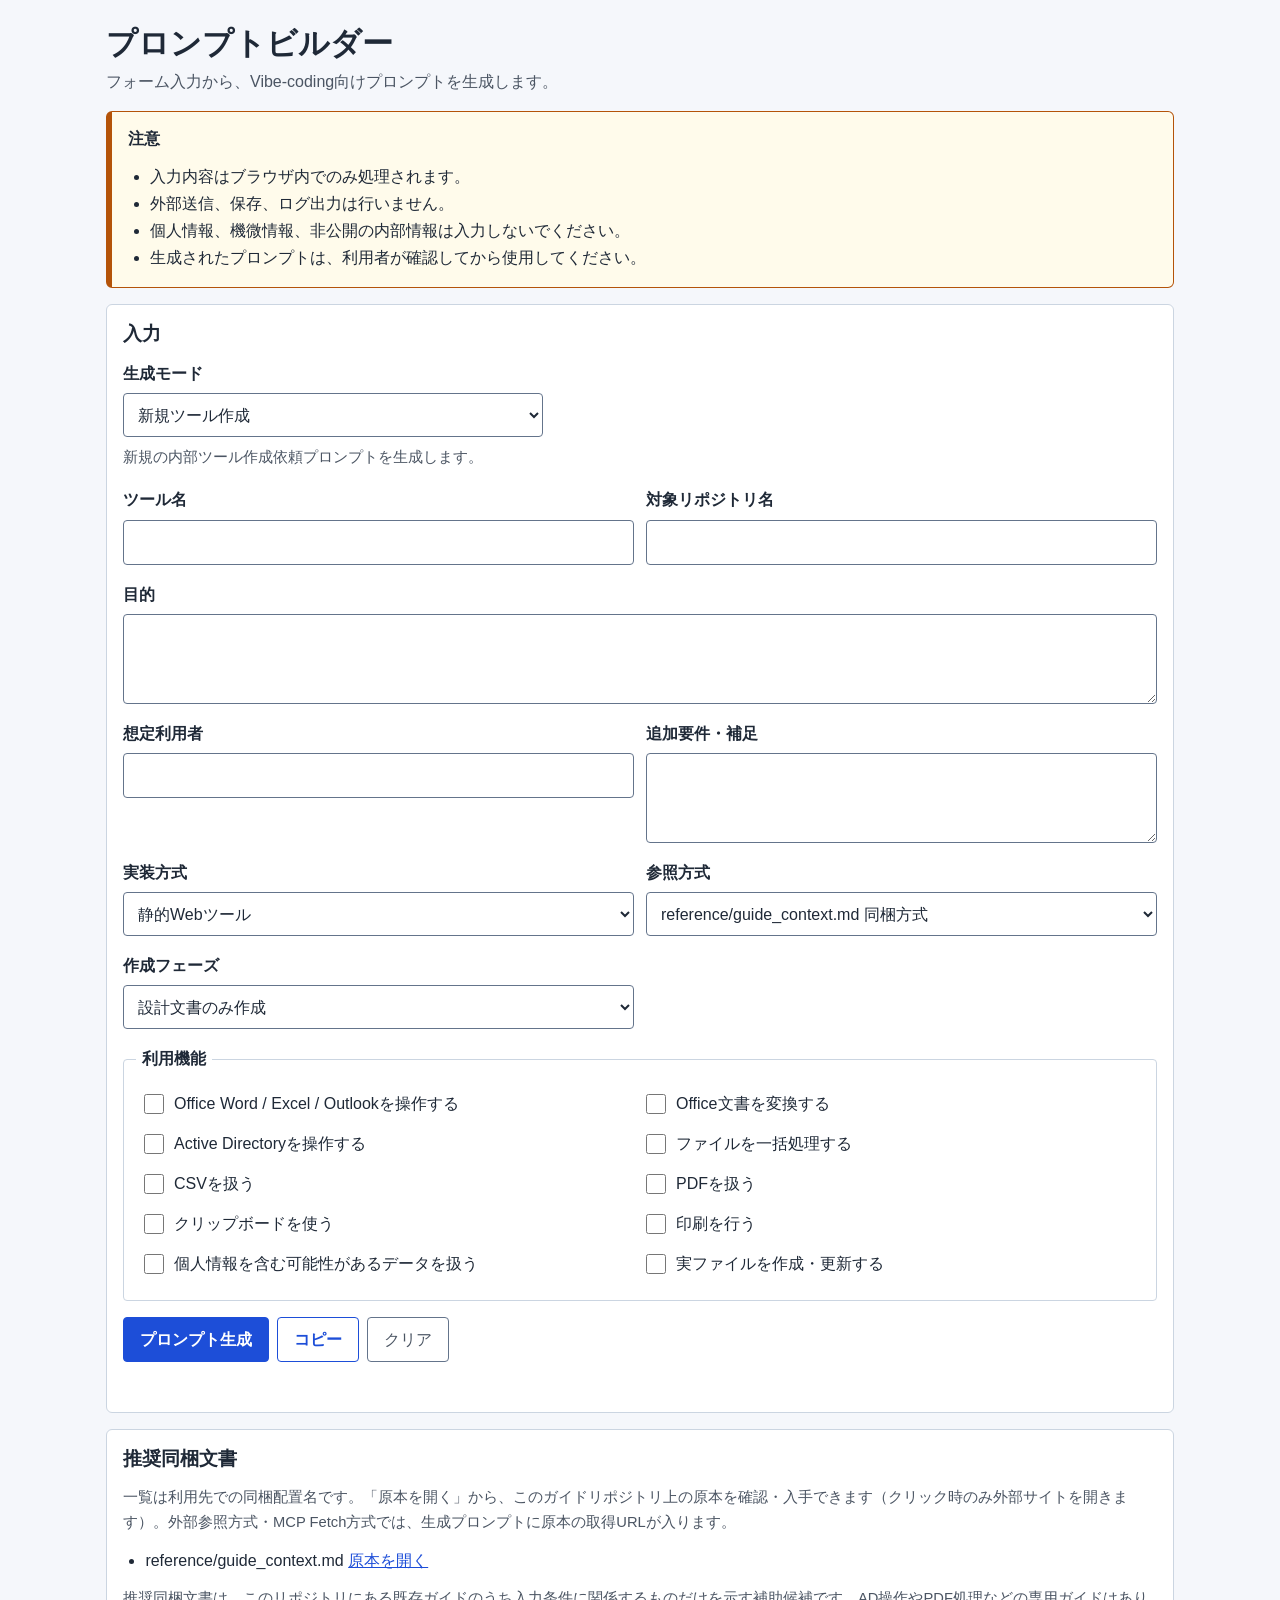
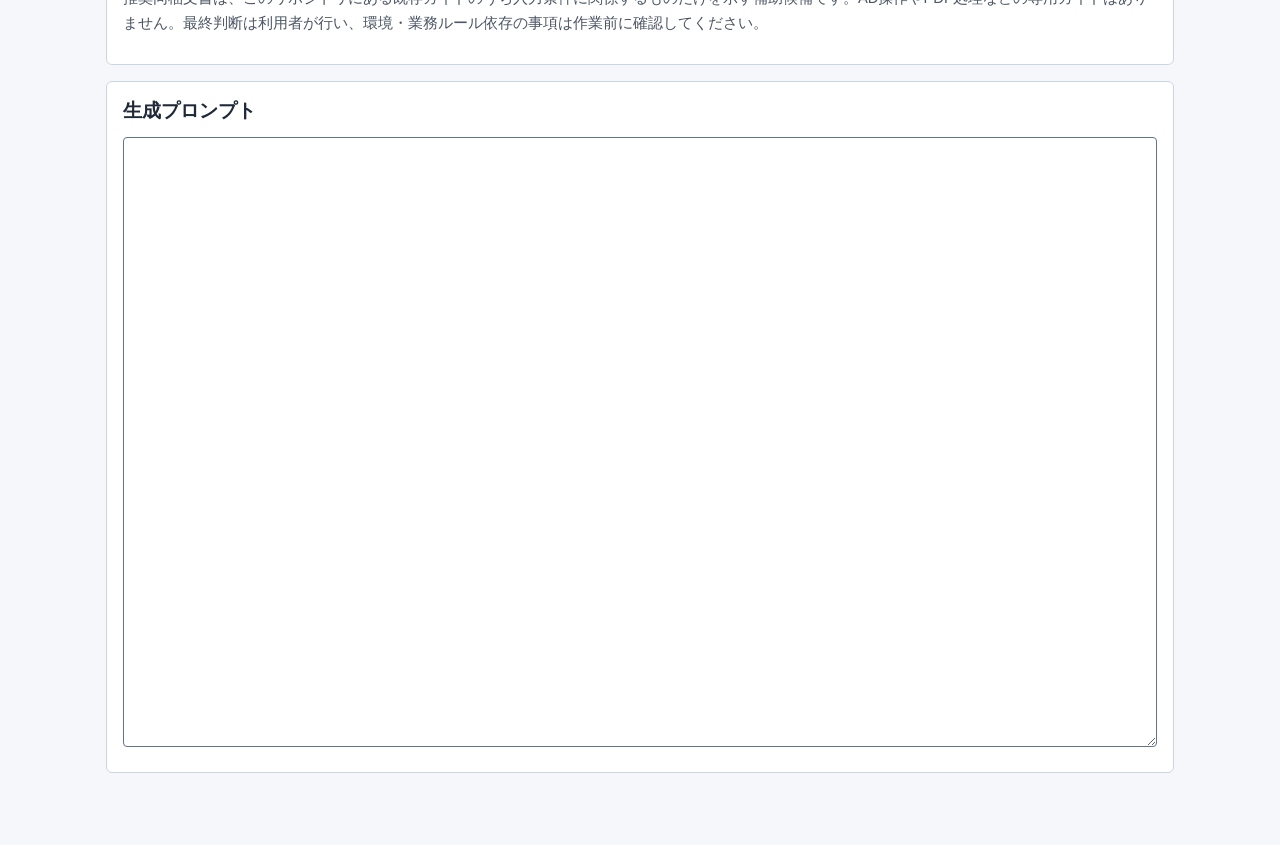
<file: tools/prompt-builder/index.html>
<!doctype html>
<html lang="ja">
<head>
  <meta charset="UTF-8">
  <meta name="viewport" content="width=device-width, initial-scale=1.0">
  <title>プロンプトビルダー | lg_toolkit_guide</title>
  <link rel="icon" href="../favicon.svg" type="image/svg+xml">
  <link rel="stylesheet" href="style.css">
</head>
<body>
<main class="container">
  <h1>プロンプトビルダー</h1>
  <p class="lead">フォーム入力から、Vibe-coding向けプロンプトを生成します。</p>

  <section class="card caution">
    <h2>注意</h2>
    <ul>
      <li>入力内容はブラウザ内でのみ処理されます。</li>
      <li>外部送信、保存、ログ出力は行いません。</li>
      <li>個人情報、機微情報、非公開の内部情報は入力しないでください。</li>
      <li>生成されたプロンプトは、利用者が確認してから使用してください。</li>
    </ul>
  </section>

  <section class="card">
    <h2>入力</h2>

    <label class="mode-select">生成モード
      <select id="mode">
        <option value="newTool">新規ツール作成</option>
        <option value="thirdPartyReview">第三者AIレビュー</option>
        <option value="changeRequest">変更申請作成</option>
        <option value="decisionLog">判断ログ作成</option>
      </select>
    </label>

    <p id="modeDescription" class="note mode-description"></p>

    <div id="newToolFields" class="mode-panel">
      <div class="grid">
        <label>ツール名<input id="toolName" type="text"></label>
        <label>対象リポジトリ名<input id="repoName" type="text"></label>
        <label class="wide">目的<textarea id="purpose" rows="3"></textarea></label>
        <label>想定利用者<input id="users" type="text"></label>
        <label>追加要件・補足<textarea id="extra" rows="3"></textarea></label>

        <label>実装方式
          <select id="impl">
            <option>静的Webツール</option><option>PowerShellスクリプト</option><option>C# Console</option>
            <option>C# WinForms</option><option>C# WPF</option><option>未定</option>
          </select>
        </label>
        <label>参照方式
          <select id="refMode">
            <option>reference/guide_context.md 同梱方式</option><option>GitHub Pages / raw 参照方式</option>
            <option>MCP Fetch利用</option><option>未定</option>
          </select>
        </label>
        <label>作成フェーズ
          <select id="phase">
            <option>設計文書のみ作成</option><option>設計文書と実装を作成</option><option>既存ツールをレビュー</option>
            <option>リリース前文書を整備</option><option>既存ツールをガイド準拠に補完</option>
          </select>
        </label>
      </div>

      <fieldset>
        <legend>利用機能</legend>
        <div class="checks" id="features"></div>
      </fieldset>
    </div>

    <div id="thirdPartyReviewFields" class="mode-panel hidden">
      <p class="note">第三者AIレビューは毎回使うものではなく、判断に迷ったときに使う任意工程です。</p>
      <div class="grid">
        <label class="wide">ユーザーの目的<textarea id="reviewPurpose" rows="3"></textarea></label>
        <label class="wide">ユーザーの制約<textarea id="reviewConstraints" rows="3"></textarea></label>
        <label>優先順位<input id="reviewPriority" type="text"></label>
        <label>開発フェーズ<input id="reviewPhase" type="text"></label>
        <label class="wide">実装AIの提案<textarea id="reviewProposal" rows="5"></textarea></label>
        <label class="wide">ユーザーが迷っている点<textarea id="reviewConcern" rows="3"></textarea></label>
        <label class="wide">追加で見てほしい観点<textarea id="reviewExtra" rows="3"></textarea></label>
      </div>

      <fieldset>
        <legend>審査観点</legend>
        <div class="checks" id="reviewCriteria"></div>
      </fieldset>
    </div>

    <div id="changeRequestFields" class="mode-panel hidden">
      <div class="grid">
        <label class="wide">当初方針<textarea id="changeOriginalPolicy" rows="4"></textarea></label>
        <label class="wide">変更対象<textarea id="changeTarget" rows="3"></textarea></label>
        <label class="wide">実装AIに求めること<textarea id="changeRequestToAi" rows="4"></textarea></label>
        <label class="wide">ユーザー判断が必要な範囲<textarea id="changeUserDecision" rows="3"></textarea></label>
        <label class="wide">補足<textarea id="changeSupplement" rows="3"></textarea></label>
      </div>
    </div>

    <div id="decisionLogFields" class="mode-panel hidden">
      <div class="grid">
        <label class="wide">論点<textarea id="logIssue" rows="3"></textarea></label>
        <label class="wide">当初方針<textarea id="logOriginalPolicy" rows="3"></textarea></label>
        <label class="wide">実装AIの提案<textarea id="logProposal" rows="4"></textarea></label>
        <label>第三者レビューの判定<input id="logReviewDecision" type="text"></label>
        <label>最終判断<input id="logFinalDecision" type="text"></label>
        <label class="wide">理由<textarea id="logReason" rows="3"></textarea></label>
        <label class="wide">実装AIへの指示<textarea id="logInstruction" rows="3"></textarea></label>
        <label class="wide">後続課題<textarea id="logFollowUp" rows="3"></textarea></label>
      </div>
    </div>

    <div class="buttons">
      <button id="generateBtn" type="button">プロンプト生成</button>
      <button id="copyBtn" type="button" class="secondary">コピー</button>
      <button id="clearBtn" type="button" class="subtle">クリア</button>
    </div>
    <p id="status" class="status" aria-live="polite"></p>
  </section>

  <section id="recommendSection" class="card">
    <h2>推奨同梱文書</h2>
    <p class="note">一覧は利用先での同梱配置名です。「原本を開く」から、このガイドリポジトリ上の原本を確認・入手できます（クリック時のみ外部サイトを開きます）。外部参照方式・MCP Fetch方式では、生成プロンプトに原本の取得URLが入ります。</p>
    <ul id="recommended"></ul>
    <p class="note">推奨同梱文書は、このリポジトリにある既存ガイドのうち入力条件に関係するものだけを示す補助候補です。AD操作やPDF処理などの専用ガイドはありません。最終判断は利用者が行い、環境・業務ルール依存の事項は作業前に確認してください。</p>
  </section>

  <section class="card">
    <h2>生成プロンプト</h2>
    <textarea id="output" rows="26"></textarea>
  </section>
</main>
<script src="app.js"></script>
</body>
</html>
</file>
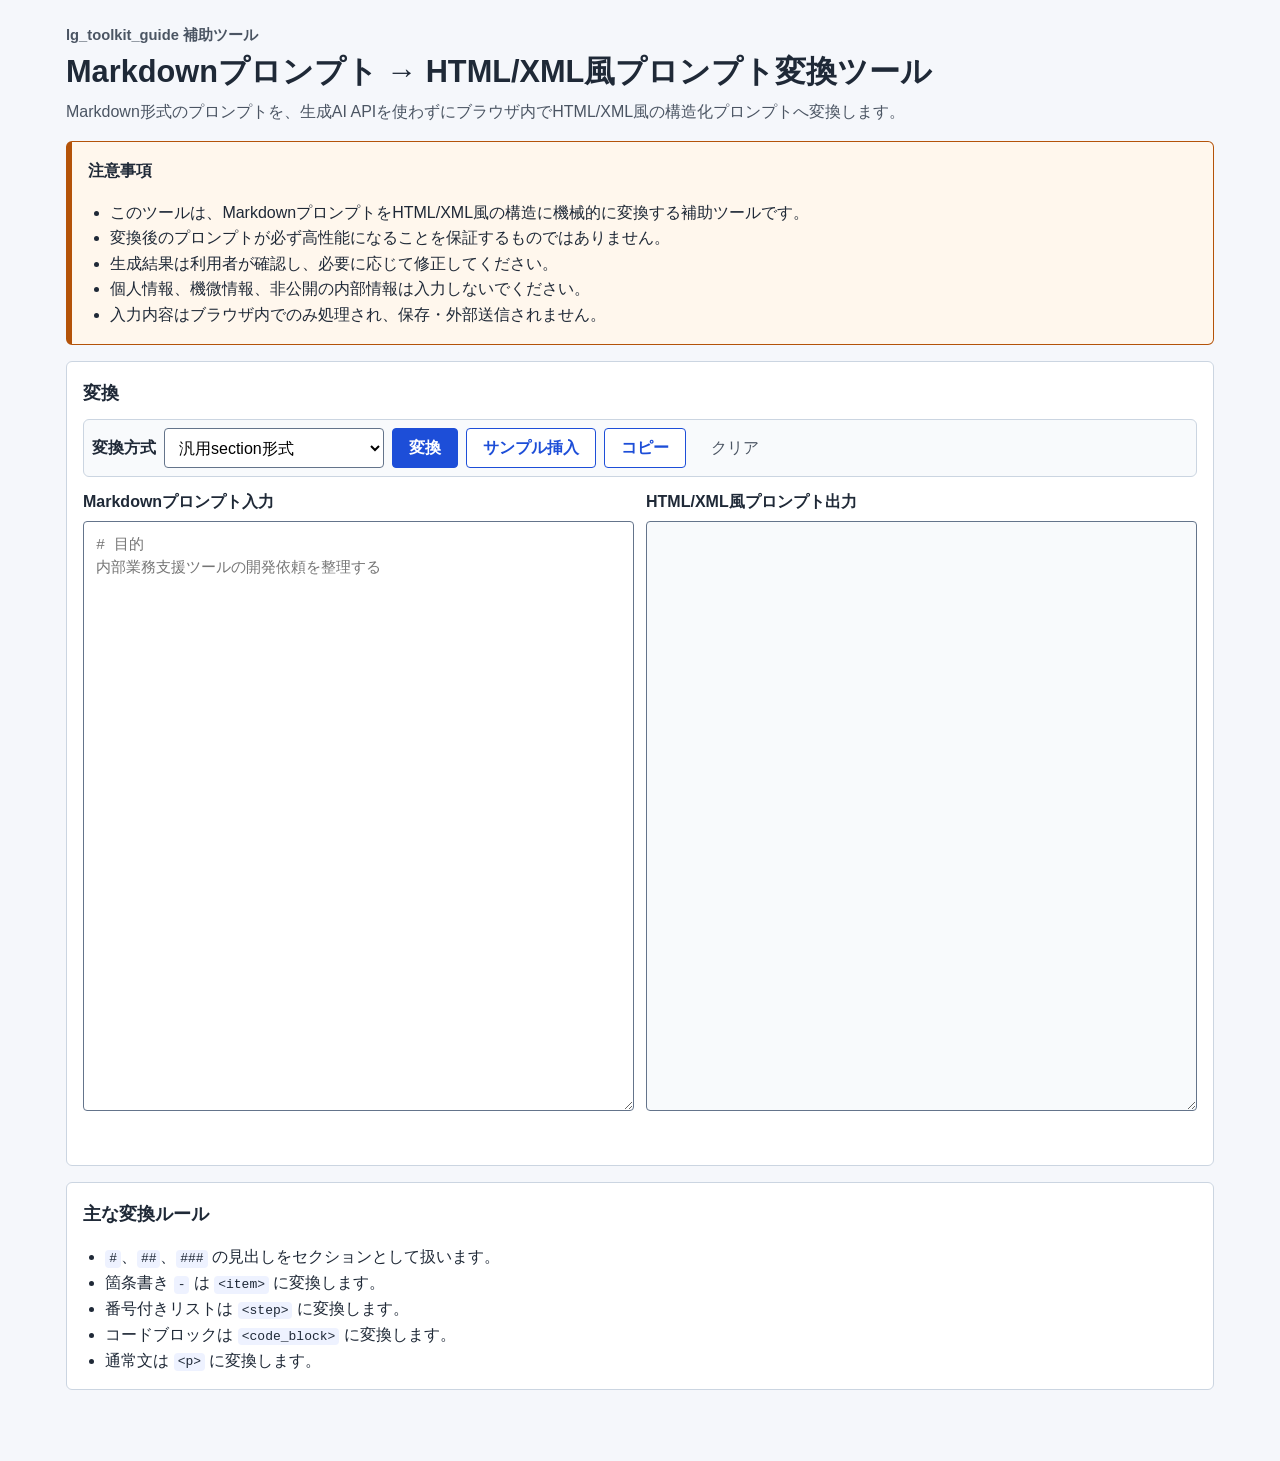
<file: tools/prompt-html-converter/index.html>
<!doctype html>
<html lang="ja">
<head>
  <meta charset="UTF-8">
  <meta name="viewport" content="width=device-width, initial-scale=1.0">
  <title>Markdownプロンプト → HTML/XML風プロンプト変換ツール | lg_toolkit_guide</title>
  <link rel="icon" href="../favicon.svg" type="image/svg+xml">
  <link rel="stylesheet" href="style.css">
</head>
<body>
<main class="container">
  <header class="hero">
    <p class="eyebrow">lg_toolkit_guide 補助ツール</p>
    <h1>Markdownプロンプト → HTML/XML風プロンプト変換ツール</h1>
    <p class="lead">
      Markdown形式のプロンプトを、生成AI APIを使わずにブラウザ内でHTML/XML風の構造化プロンプトへ変換します。
    </p>
  </header>

  <section class="card caution" aria-labelledby="caution-title">
    <h2 id="caution-title">注意事項</h2>
    <ul>
      <li>このツールは、MarkdownプロンプトをHTML/XML風の構造に機械的に変換する補助ツールです。</li>
      <li>変換後のプロンプトが必ず高性能になることを保証するものではありません。</li>
      <li>生成結果は利用者が確認し、必要に応じて修正してください。</li>
      <li>個人情報、機微情報、非公開の内部情報は入力しないでください。</li>
      <li>入力内容はブラウザ内でのみ処理され、保存・外部送信されません。</li>
    </ul>
  </section>

  <section class="card" aria-labelledby="converter-title">
    <h2 id="converter-title">変換</h2>

    <div class="toolbar" aria-label="変換方式と操作">
      <label class="select-label" for="mode">変換方式</label>
      <select id="mode">
        <option value="section">汎用section形式</option>
        <option value="dedicated">専用タグ形式</option>
      </select>
      <button id="convertBtn" type="button">変換</button>
      <button id="sampleBtn" type="button" class="secondary">サンプル挿入</button>
      <button id="copyBtn" type="button" class="secondary">コピー</button>
      <button id="clearBtn" type="button" class="subtle">クリア</button>
    </div>

    <div class="panes">
      <label class="pane">
        <span>Markdownプロンプト入力</span>
        <textarea id="input" rows="24" placeholder="# 目的&#10;内部業務支援ツールの開発依頼を整理する"></textarea>
      </label>

      <label class="pane">
        <span>HTML/XML風プロンプト出力</span>
        <textarea id="output" rows="24" readonly></textarea>
      </label>
    </div>

    <p id="status" class="status" aria-live="polite"></p>
  </section>

  <section class="card" aria-labelledby="rules-title">
    <h2 id="rules-title">主な変換ルール</h2>
    <ul>
      <li><code>#</code>、<code>##</code>、<code>###</code> の見出しをセクションとして扱います。</li>
      <li>箇条書き <code>-</code> は <code>&lt;item&gt;</code> に変換します。</li>
      <li>番号付きリストは <code>&lt;step&gt;</code> に変換します。</li>
      <li>コードブロックは <code>&lt;code_block&gt;</code> に変換します。</li>
      <li>通常文は <code>&lt;p&gt;</code> に変換します。</li>
    </ul>
  </section>
</main>
<script src="app.js"></script>
</body>
</html>
</file>
<file: tools/prompt-builder/style.css>
/* フォーム中心のツール向け：ラベル・補足・主副操作・フォーカスの明確化を重視（装飾は最小限） */
:root {
  --bg: #f5f7fb;
  --card: #ffffff;
  --line: #cbd5e1;
  --line-strong: #64748b;
  --text: #1f2937;
  --muted: #4b5563;
  --primary: #1d4ed8;
  --primary-dark: #1e3a8a;
  --focus: #1d4ed8;
  --caution-bg: #fffbeb;
  --caution-line: #b45309;
}

* {
  box-sizing: border-box;
}

body {
  margin: 0;
  background: var(--bg);
  color: var(--text);
  font-family: "Segoe UI", "Hiragino Sans", "Yu Gothic UI", "Meiryo", sans-serif;
  line-height: 1.7;
}

.container {
  max-width: 1100px;
  margin: 24px auto;
  padding: 0 16px 32px;
}

h1 {
  margin: 0 0 4px;
  font-size: clamp(1.5rem, 2.4vw, 2rem);
  line-height: 1.3;
}

h2 {
  margin: 0 0 12px;
  font-size: 1.2rem;
  line-height: 1.4;
}

.lead {
  margin: 0 0 16px;
  color: var(--muted);
}

.card {
  background: var(--card);
  border: 1px solid var(--line);
  border-radius: 6px;
  padding: 16px;
  margin-bottom: 16px;
}

.card ul {
  margin: 0;
  padding-left: 1.4rem;
}

.caution {
  border-color: var(--caution-line);
  border-left-width: 6px;
  background: var(--caution-bg);
}

.caution h2 {
  font-size: 1rem;
}

.grid {
  display: grid;
  grid-template-columns: 1fr 1fr;
  gap: 16px 12px;
}

.wide {
  grid-column: 1 / -1;
}

.mode-select {
  max-width: 420px;
  margin-bottom: 8px;
}

.mode-description {
  margin-top: 0;
}

.mode-panel {
  margin-top: 16px;
}

.hidden {
  display: none;
}

label {
  display: flex;
  flex-direction: column;
  gap: 6px;
  font-weight: 600;
}

input,
select,
textarea,
button {
  font: inherit;
}

input,
select,
textarea {
  width: 100%;
  min-height: 44px;
  border: 1px solid var(--line-strong);
  border-radius: 4px;
  padding: 8px 10px;
  background: #ffffff;
  color: var(--text);
  font-weight: 400;
}

textarea {
  line-height: 1.5;
}

input:focus-visible,
select:focus-visible,
textarea:focus-visible,
button:focus-visible,
a:focus-visible {
  outline: 4px solid var(--focus);
  outline-offset: 2px;
}

fieldset {
  margin: 16px 0 0;
  border: 1px solid var(--line);
  border-radius: 4px;
}

legend {
  padding: 0 6px;
  font-weight: 600;
}

.checks {
  display: grid;
  grid-template-columns: 1fr 1fr;
  gap: 4px 12px;
  padding: 8px;
}

.checks .check-item {
  display: flex;
  flex-direction: row;
  align-items: center;
  gap: 10px;
  min-height: 36px;
  font-weight: 400;
  line-height: 1.4;
}

.checks .check-item input[type="checkbox"] {
  width: 20px;
  min-height: 20px;
  height: 20px;
  margin: 0;
  flex: none;
}

.buttons {
  display: flex;
  flex-wrap: wrap;
  gap: 8px;
  margin-top: 16px;
}

button {
  min-height: 44px;
  border: 1px solid var(--primary);
  border-radius: 4px;
  padding: 8px 16px;
  background: var(--primary);
  color: #ffffff;
  font-weight: 600;
  cursor: pointer;
}

button:hover {
  background: var(--primary-dark);
  border-color: var(--primary-dark);
}

button.secondary {
  background: #ffffff;
  color: var(--primary);
}

button.secondary:hover {
  background: #eff6ff;
  border-color: var(--primary-dark);
  color: var(--primary-dark);
}

button.subtle {
  border-color: var(--line-strong);
  background: #ffffff;
  color: var(--muted);
  font-weight: 400;
}

button.subtle:hover {
  background: #f1f5f9;
  border-color: var(--text);
  color: var(--text);
}

.status {
  min-height: 1.6em;
  margin: 8px 0 0;
  color: var(--muted);
  font-weight: 600;
}

.note {
  margin: 0 0 12px;
  color: var(--muted);
  font-size: 0.92rem;
}

#recommended {
  margin-bottom: 12px;
}

#recommended li {
  margin-bottom: 4px;
}

a {
  color: var(--primary);
}

#output {
  font-family: Consolas, "Courier New", monospace;
  font-size: 0.95rem;
}

@media (max-width: 900px) {
  .grid,
  .checks {
    grid-template-columns: 1fr;
  }
}

@media (max-width: 600px) {
  .container {
    margin-top: 16px;
    padding: 0 12px 24px;
  }

  .card {
    padding: 12px;
  }

  .buttons button {
    flex: 1 1 100%;
  }

  .mode-select {
    max-width: none;
  }
}
</file>
<file: tools/prompt-html-converter/style.css>
/* 入力／出力の2ペインと操作ツールバーが中心のデスクトップツール向け：エディタ領域とボタン優先順位を重視 */
:root {
  --bg: #f5f7fb;
  --card: #ffffff;
  --line: #cbd5e1;
  --line-strong: #64748b;
  --text: #1f2937;
  --muted: #4b5563;
  --primary: #1d4ed8;
  --primary-dark: #1e3a8a;
  --focus: #1d4ed8;
  --warning-bg: #fff7ed;
  --warning-line: #b45309;
}

* {
  box-sizing: border-box;
}

body {
  margin: 0;
  background: var(--bg);
  color: var(--text);
  font-family: "Segoe UI", "Hiragino Sans", "Yu Gothic UI", "Meiryo", sans-serif;
  line-height: 1.6;
}

.container {
  max-width: 1180px;
  margin: 24px auto;
  padding: 0 16px 32px;
}

.hero {
  margin-bottom: 16px;
}

.eyebrow {
  margin: 0 0 4px;
  color: var(--muted);
  font-size: 0.92rem;
  font-weight: 700;
}

h1,
h2 {
  margin-top: 0;
}

h1 {
  margin-bottom: 8px;
  font-size: clamp(1.4rem, 2.4vw, 2rem);
  line-height: 1.3;
}

h2 {
  margin-bottom: 12px;
  font-size: 1.15rem;
}

.lead {
  margin: 0;
  color: var(--muted);
}

.card {
  background: var(--card);
  border: 1px solid var(--line);
  border-radius: 6px;
  padding: 16px;
  margin-bottom: 16px;
}

.caution {
  background: var(--warning-bg);
  border-color: var(--warning-line);
  border-left-width: 6px;
}

.caution h2 {
  font-size: 1rem;
}

.caution ul,
.card ul {
  margin-bottom: 0;
  padding-left: 1.4rem;
}

/* 操作ツールバー：変換方式の選択 + 主操作 + 補助操作 */
.toolbar {
  display: flex;
  flex-wrap: wrap;
  align-items: center;
  gap: 8px;
  margin-bottom: 12px;
  padding: 8px;
  border: 1px solid var(--line);
  border-radius: 6px;
  background: #f8fafc;
}

.select-label {
  font-weight: 700;
}

select,
textarea,
button {
  font: inherit;
}

select,
textarea {
  border: 1px solid var(--line-strong);
  border-radius: 4px;
  background: #ffffff;
  font-weight: 400;
}

select {
  min-width: 220px;
  min-height: 40px;
  padding: 6px 10px;
}

button {
  min-height: 40px;
  border: 1px solid var(--primary);
  border-radius: 4px;
  padding: 6px 16px;
  background: var(--primary);
  color: #ffffff;
  cursor: pointer;
  font-weight: 700;
}

button:hover {
  background: var(--primary-dark);
  border-color: var(--primary-dark);
}

button.secondary {
  background: #ffffff;
  color: var(--primary);
}

button.secondary:hover {
  background: #eff6ff;
  border-color: var(--primary-dark);
  color: var(--primary-dark);
}

button.subtle {
  border-color: transparent;
  background: transparent;
  color: var(--muted);
  font-weight: 400;
}

button.subtle:hover {
  background: #e2e8f0;
  border-color: transparent;
  color: var(--text);
}

button:focus-visible,
select:focus-visible,
textarea:focus-visible,
a:focus-visible {
  outline: 3px solid var(--focus);
  outline-offset: 2px;
}

.panes {
  display: grid;
  grid-template-columns: 1fr 1fr;
  gap: 12px;
}

.pane {
  display: flex;
  flex-direction: column;
  gap: 6px;
  min-width: 0;
  font-weight: 700;
}

textarea {
  width: 100%;
  min-height: 520px;
  padding: 12px;
  color: var(--text);
  font-family: Consolas, "Courier New", monospace;
  font-size: 0.95rem;
  line-height: 1.55;
  resize: vertical;
}

textarea[readonly] {
  background: #f8fafc;
}

.status {
  min-height: 1.6em;
  margin: 12px 0 0;
  color: var(--muted);
  font-weight: 700;
}

code {
  background: #eef2ff;
  border-radius: 4px;
  padding: 0.1em 0.3em;
}

@media (max-width: 900px) {
  .panes {
    grid-template-columns: 1fr;
  }

  textarea {
    min-height: 320px;
  }
}

@media (max-width: 600px) {
  .container {
    margin-top: 16px;
    padding: 0 12px 24px;
  }

  .card {
    padding: 12px;
  }

  .toolbar select {
    flex: 1 1 100%;
    min-width: 0;
  }

  .toolbar button {
    flex: 1 1 auto;
  }
}
</file>
